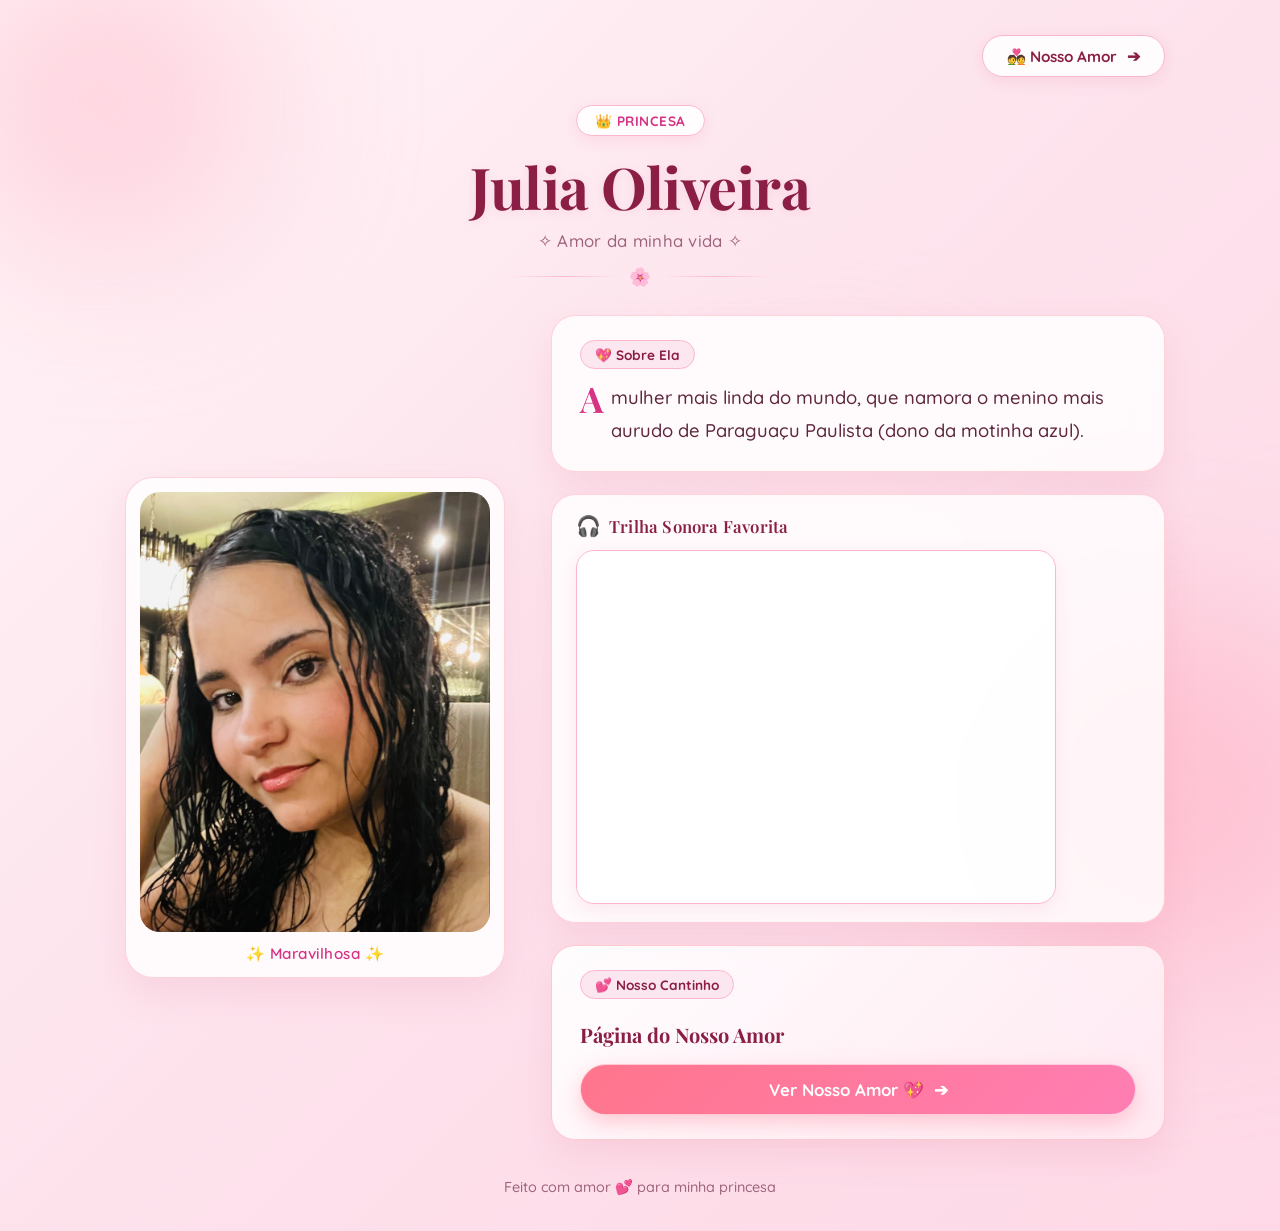
<file: index.html>
<!DOCTYPE html>
<html lang="pt-BR">
<head>
    <meta charset="UTF-8">
    <meta name="viewport" content="width=device-width, initial-scale=1.0">
    <title>Julia Oliveira 👑</title>
    <!-- Fontes do Google: Playfair Display e Quicksand -->
    <link rel="preconnect" href="https://fonts.googleapis.com">
    <link rel="preconnect" href="https://fonts.gstatic.com" crossorigin>
    <link href="https://fonts.googleapis.com/css2?family=Playfair+Display:ital,wght@0,500;0,700;1,400&family=Quicksand:wght@400;500;600;700&display=swap" rel="stylesheet">
    <link rel="stylesheet" href="style.css?v=5">
</head>
<body>
    <!-- Efeitos de luz de fundo -->
    <div class="decor-circle circle-1"></div>
    <div class="decor-circle circle-2"></div>
    <div class="decor-circle circle-3"></div>

    <div class="page-wrapper">
        <!-- Barra de navegação superior para a página do casal -->
        <nav class="top-nav justify-end">
            <a href="casal.html" class="nav-pill-btn">
                <span>💑 Nosso Amor</span>
                <span class="nav-pill-arrow">➔</span>
            </a>
        </nav>

        <!-- Título ao centro superior -->
        <header class="header">
            <div class="tiara-badge">👑 Princesa</div>
            <h1 class="main-title">Julia Oliveira</h1>
            <p class="subtitle">✧ Amor da minha vida ✧</p>
            <div class="divider">
                <span class="divider-line"></span>
                <span class="divider-icon">🌸</span>
                <span class="divider-line"></span>
            </div>
        </header>

        <!-- Conteúdo central: Imagem na esquerda, Descrição na direita -->
        <main class="content-container">
            <!-- Imagem na esquerda central -->
            <section class="left-section">
                <div class="image-card">
                    <div class="image-inner">
                        <img src="julia.jpeg" alt="Foto de Julia Oliveira" class="profile-image">
                    </div>
                    <div class="photo-caption">✨ Maravilhosa ✨</div>
                </div>
            </section>

            <!-- Descrição na direita central com iframe personalizado -->
            <section class="right-section">
                <div class="card description-card">
                    <div class="card-header">
                        <span class="tag-pill">💖 Sobre Ela</span>
                    </div>
                    <p class="description-text">
                        A mulher mais linda do mundo, que namora o menino mais aurudo de Paraguaçu Paulista (dono da motinha azul).
                    </p>
                </div>

                <!-- Iframe do Spotify personalizado e diminuído -->
                <div class="card music-card">
                    <div class="music-header">
                        <span class="music-icon">🎧</span>
                        <span class="music-title">Trilha Sonora Favorita</span>
                    </div>
                    <div class="iframe-wrapper">
                        <iframe data-testid="embed-iframe" src="https://open.spotify.com/embed/track/3UDpwoxz9SUvVE0e1mnsxx?utm_source=generator&theme=0&si=2066065e5f644500" width="100%" height="352" frameBorder="0" allowfullscreen="" allow="autoplay; clipboard-write; encrypted-media; fullscreen; picture-in-picture" loading="lazy"></iframe>
                    </div>
                </div>

                <!-- Card de convite destacado para a página do Casal -->
                <div class="card couple-invite-card">
                    <div class="invite-header">
                        <span class="tag-pill">💕 Nosso Cantinho</span>
                    </div>
                    <h3 class="invite-title">Página do Nosso Amor</h3>
                    <a href="casal.html" class="nav-main-btn">
                        <span>Ver Nosso Amor 💖</span>
                        <span class="btn-arrow">➔</span>
                    </a>
                </div>
            </section>
        </main>

        <footer class="footer">
            <p>Feito com amor 💕 para minha princesa</p>
        </footer>
    </div>
</body>
</html>
</file>
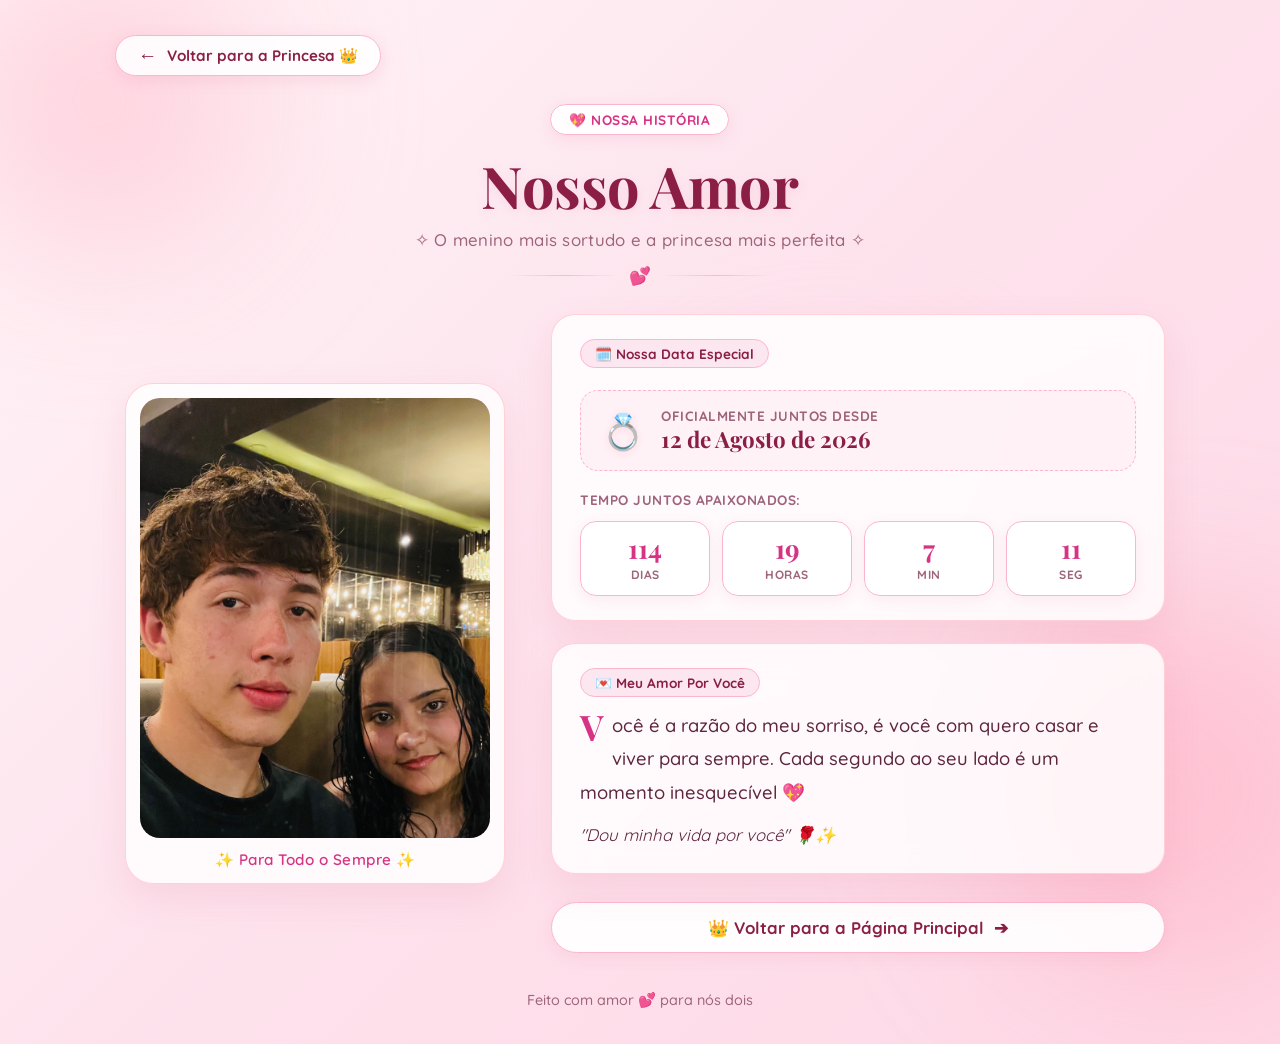
<file: casal.html>
<!DOCTYPE html>
<html lang="pt-BR">
<head>
    <meta charset="UTF-8">
    <meta name="viewport" content="width=device-width, initial-scale=1.0">
    <title>Nosso Amor 💕</title>
    <!-- Fontes do Google: Playfair Display e Quicksand -->
    <link rel="preconnect" href="https://fonts.googleapis.com">
    <link rel="preconnect" href="https://fonts.gstatic.com" crossorigin>
    <link href="https://fonts.googleapis.com/css2?family=Playfair+Display:ital,wght@0,500;0,700;1,400&family=Quicksand:wght@400;500;600;700&display=swap" rel="stylesheet">
    <link rel="stylesheet" href="style.css?v=5">
</head>
<body>
    <!-- Efeitos de luz de fundo -->
    <div class="decor-circle circle-1"></div>
    <div class="decor-circle circle-2"></div>
    <div class="decor-circle circle-3"></div>

    <div class="page-wrapper">
        <!-- Barra de navegação elegante no topo para voltar -->
        <nav class="top-nav">
            <a href="index.html" class="back-pill-btn">
                <span class="back-pill-arrow">←</span>
                <span>Voltar para a Princesa 👑</span>
            </a>
        </nav>

        <!-- Título ao centro superior limpo e majestoso -->
        <header class="header">
            <div class="tiara-badge">💖 Nossa História</div>
            <h1 class="main-title">Nosso Amor</h1>
            <p class="subtitle">✧ O menino mais sortudo e a princesa mais perfeita ✧</p>
            <div class="divider">
                <span class="divider-line"></span>
                <span class="divider-icon">💕</span>
                <span class="divider-line"></span>
            </div>
        </header>

        <!-- Conteúdo central: Imagem do casal na esquerda, Data e Declaração na direita -->
        <main class="content-container">
            <!-- Foto do casal na esquerda central -->
            <section class="left-section">
                <div class="image-card">
                    <div class="image-inner">
                        <!-- Usa casal.jpeg se existir, ou julia.jpeg como padrão -->
                        <img src="casal.jpeg" onerror="this.onerror=null; this.src='julia.jpeg';" alt="Foto do Casal" class="profile-image">
                    </div>
                    <div class="photo-caption">✨ Para Todo o Sempre ✨</div>
                </div>
            </section>

            <!-- Data, Contador e Mensagem na direita central -->
            <section class="right-section">
                <!-- Card de Data e Contador do Amor -->
                <div class="card date-card">
                    <div class="card-header">
                        <span class="tag-pill">🗓️ Nossa Data Especial</span>
                    </div>

                    <div class="date-highlight">
                        <span class="calendar-icon">💍</span>
                        <div class="date-details">
                            <span class="date-label">Oficialmente Juntos Desde</span>
                            <span class="date-value" id="displayDate">12 de Agosto de 2026</span>
                        </div>
                    </div>

                    <!-- Contador em Tempo Real -->
                    <div class="counter-card">
                        <span class="date-label">Tempo Juntos Apaixonados:</span>
                        <div class="counter-grid">
                            <div class="counter-box">
                                <span class="counter-number" id="countDays">0</span>
                                <span class="counter-label">Dias</span>
                            </div>
                            <div class="counter-box">
                                <span class="counter-number" id="countHours">0</span>
                                <span class="counter-label">Horas</span>
                            </div>
                            <div class="counter-box">
                                <span class="counter-number" id="countMinutes">0</span>
                                <span class="counter-label">Min</span>
                            </div>
                            <div class="counter-box">
                                <span class="counter-number" id="countSeconds">0</span>
                                <span class="counter-label">Seg</span>
                            </div>
                        </div>
                    </div>
                </div>

                <!-- Card de Mensagem do Casal -->
                <div class="card description-card">
                    <div class="card-header">
                        <span class="tag-pill">💌 Meu Amor Por Você</span>
                    </div>
                    <p class="description-text">
                        Você é a razão do meu sorriso, é você com quero casar e viver para sempre. Cada segundo ao seu lado é um momento inesquecível 💖
                    </p>
                    <p class="love-message">
                        "Dou minha vida por você" 🌹✨
                    </p>
                </div>

                <!-- Botão de retorno na base do conteúdo -->
                <a href="index.html" class="nav-main-btn btn-secondary">
                    <span>👑 Voltar para a Página Principal</span>
                    <span class="btn-arrow">➔</span>
                </a>
            </section>
        </main>

        <footer class="footer">
            <p>Feito com amor 💕 para nós dois</p>
        </footer>
    </div>

    <!-- Script do Contador em Tempo Real -->
    <script>
        // CONFIGURAÇÃO DA DATA DE INÍCIO (Ano, Mês base zero: 0=Jan, 9=Out, Dia, Hora, Minuto)
        // 12 de Setembro de 2026 às 00:00:00
        const dataInicio = new Date(2026, 7, 12, 0, 0, 0);

        function atualizarContador() {
            const agora = new Date();
            const diferencaMs = agora - dataInicio;

            if (diferencaMs < 0) {
                document.getElementById('countDays').textContent = '0';
                document.getElementById('countHours').textContent = '0';
                document.getElementById('countMinutes').textContent = '0';
                document.getElementById('countSeconds').textContent = '0';
                return;
            }

            const totalSegundos = Math.floor(diferencaMs / 1000);
            const dias = Math.floor(totalSegundos / (3600 * 24));
            const horas = Math.floor((totalSegundos % (3600 * 24)) / 3600);
            const minutos = Math.floor((totalSegundos % 3600) / 60);
            const segundos = totalSegundos % 60;

            document.getElementById('countDays').textContent = dias;
            document.getElementById('countHours').textContent = horas;
            document.getElementById('countMinutes').textContent = minutos;
            document.getElementById('countSeconds').textContent = segundos;
        }

        setInterval(atualizarContador, 1000);
        atualizarContador();
    </script>
</body>
</html>
</file>
<file: style.css>
/* ===================================================
   TEMA PRINCESA FOFA & MINIMALISTA (PALETA ROSA)
   =================================================== */

:root {
    --bg-primary: #fff0f5;
    --bg-gradient: linear-gradient(135deg, #fff5f8 0%, #fde2ec 50%, #fed8e6 100%);
    --card-bg: rgba(255, 255, 255, 0.82);
    --card-border: rgba(255, 182, 193, 0.6);
    --card-shadow: 0 15px 35px rgba(219, 112, 147, 0.15);
    --card-shadow-hover: 0 20px 40px rgba(219, 112, 147, 0.25);

    --primary-rose: #d63384;
    --deep-rose: #8b1e45;
    --soft-rose: #fbb6ce;
    --pastel-rose: #fce7f0;
    --text-main: #5e263d;
    --text-muted: #9e647b;

    --font-heading: 'Playfair Display', Georgia, serif;
    --font-body: 'Quicksand', -apple-system, BlinkMacSystemFont, sans-serif;
}

/* Reset Básico */
* {
    margin: 0;
    padding: 0;
    box-sizing: border-box;
}

body {
    min-height: 100vh;
    background: var(--bg-gradient);
    font-family: var(--font-body);
    color: var(--text-main);
    display: flex;
    justify-content: center;
    align-items: center;
    position: relative;
    overflow-x: hidden;
    padding: 35px 20px;
}

/* Scrollbar delicada e rosinha */
::-webkit-scrollbar {
    width: 8px;
}
::-webkit-scrollbar-track {
    background: #ffeef4;
}
::-webkit-scrollbar-thumb {
    background: #f8a5c2;
    border-radius: 10px;
}
::-webkit-scrollbar-thumb:hover {
    background: var(--primary-rose);
}

/* Círculos decorativos em degradê suave no fundo */
.decor-circle {
    position: fixed;
    border-radius: 50%;
    filter: blur(80px);
    z-index: 0;
    pointer-events: none;
    opacity: 0.6;
    animation: floatGlow 8s ease-in-out infinite alternate;
}

.circle-1 {
    width: 320px;
    height: 320px;
    background: #ffc2d1;
    top: -60px;
    left: -60px;
}

.circle-2 {
    width: 380px;
    height: 380px;
    background: #ffb3c6;
    bottom: -80px;
    right: -80px;
    animation-delay: -3s;
}

.circle-3 {
    width: 250px;
    height: 250px;
    background: #ffe5ec;
    top: 45%;
    left: 55%;
    animation-delay: -5s;
}

@keyframes floatGlow {
    0% { transform: translateY(0) scale(1); }
    100% { transform: translateY(-20px) scale(1.06); }
}

/* Container principal da página */
.page-wrapper {
    position: relative;
    z-index: 1;
    width: 100%;
    max-width: 1050px;
    display: flex;
    flex-direction: column;
    align-items: center;
    gap: 28px;
}

/* ===================================================
   BARRA DE NAVEGAÇÃO SUPERIOR (BOTÕES BONITOS DE VÍNCULO)
   =================================================== */
.top-nav {
    width: 100%;
    display: flex;
    justify-content: flex-start;
    align-items: center;
    animation: fadeInDown 0.7s ease-out;
}

.top-nav.justify-end {
    justify-content: flex-end;
}

/* Botão de voltar estilo pílula refinada */
.back-pill-btn {
    display: inline-flex;
    align-items: center;
    gap: 10px;
    padding: 10px 22px;
    background: rgba(255, 255, 255, 0.88);
    backdrop-filter: blur(12px);
    -webkit-backdrop-filter: blur(12px);
    border: 1.5px solid var(--soft-rose);
    border-radius: 50px;
    color: var(--deep-rose);
    text-decoration: none;
    font-weight: 700;
    font-size: 0.95rem;
    box-shadow: 0 4px 16px rgba(219, 112, 147, 0.16);
    transition: all 0.3s cubic-bezier(0.175, 0.885, 0.32, 1.275);
}

.back-pill-btn:hover {
    background: #ffffff;
    transform: translateX(-4px) translateY(-1px);
    box-shadow: 0 8px 22px rgba(219, 112, 147, 0.28);
    border-color: var(--primary-rose);
    color: var(--primary-rose);
}

.back-pill-arrow {
    font-size: 1.2rem;
    line-height: 1;
    transition: transform 0.3s ease;
}

.back-pill-btn:hover .back-pill-arrow {
    transform: translateX(-3px);
}

/* Botão superior para ir ao casal */
.nav-pill-btn {
    display: inline-flex;
    align-items: center;
    gap: 10px;
    padding: 10px 24px;
    background: rgba(255, 255, 255, 0.88);
    backdrop-filter: blur(12px);
    -webkit-backdrop-filter: blur(12px);
    border: 1.5px solid var(--soft-rose);
    border-radius: 50px;
    color: var(--deep-rose);
    text-decoration: none;
    font-weight: 700;
    font-size: 0.95rem;
    box-shadow: 0 4px 16px rgba(219, 112, 147, 0.16);
    transition: all 0.3s cubic-bezier(0.175, 0.885, 0.32, 1.275);
}

.nav-pill-btn:hover {
    background: #ffffff;
    transform: translateY(-2px);
    box-shadow: 0 8px 24px rgba(219, 112, 147, 0.28);
    border-color: var(--primary-rose);
    color: var(--primary-rose);
}

.nav-pill-arrow {
    font-size: 1rem;
    transition: transform 0.3s ease;
}

.nav-pill-btn:hover .nav-pill-arrow {
    transform: translateX(4px);
}

/* ===================================================
   TÍTULO AO CENTRO SUPERIOR
   =================================================== */
.header {
    text-align: center;
    display: flex;
    flex-direction: column;
    align-items: center;
    animation: fadeInDown 0.8s ease-out;
}

.tiara-badge {
    display: inline-flex;
    align-items: center;
    gap: 6px;
    background: rgba(255, 255, 255, 0.9);
    border: 1px solid var(--soft-rose);
    color: var(--primary-rose);
    font-size: 0.85rem;
    font-weight: 700;
    padding: 6px 18px;
    border-radius: 50px;
    box-shadow: 0 4px 14px rgba(248, 165, 194, 0.25);
    margin-bottom: 12px;
    letter-spacing: 0.5px;
    text-transform: uppercase;
}

.main-title {
    font-family: var(--font-heading);
    font-size: clamp(2.4rem, 5vw, 3.6rem);
    font-weight: 700;
    color: var(--deep-rose);
    letter-spacing: -0.5px;
    text-shadow: 0 2px 10px rgba(220, 110, 150, 0.15);
    margin-bottom: 6px;
}

.subtitle {
    font-size: 1.05rem;
    color: var(--text-muted);
    font-weight: 500;
    letter-spacing: 0.3px;
}

.divider {
    display: flex;
    align-items: center;
    justify-content: center;
    gap: 12px;
    margin-top: 14px;
    width: 100%;
    max-width: 260px;
}

.divider-line {
    flex: 1;
    height: 1px;
    background: linear-gradient(90deg, transparent, var(--soft-rose), transparent);
}

.divider-icon {
    font-size: 1.1rem;
    animation: pulseHeart 2s infinite ease-in-out;
}

@keyframes pulseHeart {
    0%, 100% { transform: scale(1); }
    50% { transform: scale(1.15); }
}

/* ===================================================
   LAYOUT CENTRAL: IMAGEM (ESQUERDA) & CONTEÚDO (DIREITA)
   =================================================== */
.content-container {
    width: 100%;
    display: grid;
    grid-template-columns: 400px 1fr;
    gap: 36px;
    align-items: center;
    animation: fadeInUp 0.9s ease-out;
}

/* --- Seção Esquerda: Imagem Centralizada à Esquerda --- */
.left-section {
    display: flex;
    justify-content: center;
    align-items: center;
}

.image-card {
    background: var(--card-bg);
    backdrop-filter: blur(14px);
    -webkit-backdrop-filter: blur(14px);
    padding: 14px;
    border-radius: 28px;
    border: 1.5px solid var(--card-border);
    box-shadow: var(--card-shadow);
    transition: transform 0.4s cubic-bezier(0.175, 0.885, 0.32, 1.275), box-shadow 0.4s ease;
    width: 100%;
    max-width: 380px;
    text-align: center;
}

.image-card:hover {
    transform: translateY(-6px) scale(1.01);
    box-shadow: var(--card-shadow-hover);
}

.image-inner {
    width: 100%;
    height: 440px;
    border-radius: 20px;
    overflow: hidden;
    position: relative;
    box-shadow: inset 0 0 15px rgba(0, 0, 0, 0.05);
}

.profile-image {
    width: 100%;
    height: 100%;
    object-fit: cover;
    object-position: center top;
    display: block;
    transition: transform 0.6s ease;
}

.image-card:hover .profile-image {
    transform: scale(1.04);
}

.photo-caption {
    margin-top: 12px;
    font-size: 0.95rem;
    font-weight: 600;
    color: var(--primary-rose);
    letter-spacing: 0.5px;
}

/* --- Seção Direita: Descrição & Cards --- */
.right-section {
    display: flex;
    flex-direction: column;
    gap: 22px;
}

/* Cards estilizados com glassmorphism suave */
.card {
    background: var(--card-bg);
    backdrop-filter: blur(14px);
    -webkit-backdrop-filter: blur(14px);
    border-radius: 24px;
    border: 1.5px solid var(--card-border);
    padding: 24px 28px;
    box-shadow: var(--card-shadow);
    transition: transform 0.3s ease, box-shadow 0.3s ease;
}

.card:hover {
    transform: translateY(-3px);
    box-shadow: var(--card-shadow-hover);
}

/* Card de Descrição */
.description-card {
    position: relative;
}

.tag-pill {
    display: inline-block;
    background: var(--pastel-rose);
    color: var(--deep-rose);
    font-size: 0.85rem;
    font-weight: 700;
    padding: 5px 14px;
    border-radius: 20px;
    margin-bottom: 12px;
    border: 1px solid var(--soft-rose);
}

.description-text {
    font-size: 1.15rem;
    line-height: 1.8;
    color: var(--text-main);
    font-weight: 500;
    position: relative;
}

.description-text::first-letter {
    font-family: var(--font-heading);
    font-size: 2.2rem;
    color: var(--primary-rose);
    float: left;
    margin-right: 8px;
    line-height: 1;
    font-weight: 700;
}

/* ===================================================
   IFRAME PERSONALIZADO E COMPACTO
   =================================================== */
.music-card {
    padding: 18px 24px;
}

.music-header {
    display: flex;
    align-items: center;
    gap: 8px;
    margin-bottom: 12px;
}

.music-icon {
    font-size: 1.25rem;
}

.music-title {
    font-family: var(--font-heading);
    font-size: 1.05rem;
    font-weight: 600;
    color: var(--deep-rose);
    letter-spacing: 0.2px;
}

.iframe-wrapper {
    position: relative;
    width: 100%;
    max-width: 480px;
    border-radius: 18px;
    overflow: hidden;
    background: rgba(255, 255, 255, 0.9);
    border: 1.5px solid var(--soft-rose);
    box-shadow: 0 6px 18px rgba(220, 110, 150, 0.12);
    transition: transform 0.3s ease, box-shadow 0.3s ease;
}

.iframe-wrapper:hover {
    transform: translateY(-2px);
    box-shadow: 0 10px 24px rgba(220, 110, 150, 0.2);
}

.iframe-wrapper iframe {
    display: block;
    width: 100%;
    border-radius: 16px;
    border: none;
}

/* ===================================================
   CARD DE CONVITE PARA A PÁGINA DO CASAL (EM INDEX.HTML)
   =================================================== */
.couple-invite-card {
    display: flex;
    flex-direction: column;
    gap: 10px;
    background: linear-gradient(135deg, rgba(255, 255, 255, 0.92) 0%, rgba(255, 235, 243, 0.9) 100%);
    border: 1.5px solid rgba(255, 182, 193, 0.7);
}

.invite-title {
    font-family: var(--font-heading);
    font-size: 1.25rem;
    font-weight: 700;
    color: var(--deep-rose);
}

.invite-desc {
    font-size: 0.95rem;
    color: var(--text-muted);
    line-height: 1.5;
}

/* Botão principal de navegação com gradiente */
.nav-main-btn {
    display: inline-flex;
    align-items: center;
    justify-content: center;
    gap: 10px;
    padding: 14px 26px;
    background: linear-gradient(135deg, #ff758c 0%, #ff7eb3 100%);
    color: #ffffff !important;
    text-decoration: none;
    font-weight: 700;
    font-size: 1.05rem;
    border-radius: 50px;
    box-shadow: 0 8px 22px rgba(255, 117, 140, 0.35);
    transition: all 0.3s cubic-bezier(0.175, 0.885, 0.32, 1.275);
    border: 1.5px solid rgba(255, 255, 255, 0.6);
    margin-top: 6px;
    width: 100%;
    text-align: center;
    cursor: pointer;
}

.nav-main-btn:hover {
    transform: translateY(-2px) scale(1.01);
    box-shadow: 0 12px 26px rgba(255, 117, 140, 0.48);
}

.nav-main-btn .btn-arrow {
    transition: transform 0.3s ease;
    display: inline-block;
}

.nav-main-btn:hover .btn-arrow {
    transform: translateX(4px);
}

.nav-main-btn.btn-secondary {
    background: rgba(255, 255, 255, 0.92);
    color: var(--deep-rose) !important;
    border: 1.5px solid var(--soft-rose);
    box-shadow: 0 4px 16px rgba(219, 112, 147, 0.12);
}

.nav-main-btn.btn-secondary:hover {
    background: #ffffff;
    color: var(--primary-rose) !important;
    border-color: var(--primary-rose);
    box-shadow: 0 8px 22px rgba(219, 112, 147, 0.22);
}

/* ===================================================
   DATA & CONTADOR DO CASAL (EM CASAL.HTML)
   =================================================== */
.date-highlight {
    display: flex;
    align-items: center;
    gap: 16px;
    background: rgba(255, 240, 245, 0.85);
    border: 1.5px dashed var(--soft-rose);
    border-radius: 18px;
    padding: 16px 20px;
    margin-top: 10px;
    margin-bottom: 18px;
}

.calendar-icon {
    font-size: 2.2rem;
    filter: drop-shadow(0 2px 4px rgba(219, 112, 147, 0.2));
}

.date-details {
    display: flex;
    flex-direction: column;
}

.date-label {
    font-size: 0.85rem;
    color: var(--text-muted);
    font-weight: 700;
    text-transform: uppercase;
    letter-spacing: 0.5px;
}

.date-value {
    font-family: var(--font-heading);
    font-size: 1.4rem;
    color: var(--deep-rose);
    font-weight: 700;
}

.counter-card {
    margin-top: 6px;
}

.counter-grid {
    display: grid;
    grid-template-columns: repeat(4, 1fr);
    gap: 12px;
    margin-top: 12px;
}

.counter-box {
    background: rgba(255, 255, 255, 0.95);
    border: 1.5px solid var(--soft-rose);
    border-radius: 16px;
    padding: 12px 6px;
    text-align: center;
    box-shadow: 0 4px 14px rgba(219, 112, 147, 0.1);
    transition: transform 0.3s ease;
}

.counter-box:hover {
    transform: translateY(-2px);
}

.counter-number {
    display: block;
    font-family: var(--font-heading);
    font-size: 1.65rem;
    font-weight: 700;
    color: var(--primary-rose);
    line-height: 1.1;
}

.counter-label {
    font-size: 0.75rem;
    font-weight: 700;
    color: var(--text-muted);
    text-transform: uppercase;
    letter-spacing: 0.5px;
    margin-top: 4px;
}

.love-message {
    font-style: italic;
    font-size: 1.05rem;
    line-height: 1.7;
    color: var(--text-main);
    margin-top: 12px;
}

/* ===================================================
   RODAPÉ DELICADO
   =================================================== */
.footer {
    text-align: center;
    font-size: 0.9rem;
    color: var(--text-muted);
    font-weight: 500;
    margin-top: 10px;
}

/* ===================================================
   ANIMAÇÕES DE ENTRADA SUAVE
   =================================================== */
@keyframes fadeInDown {
    from {
        opacity: 0;
        transform: translateY(-20px);
    }
    to {
        opacity: 1;
        transform: translateY(0);
    }
}

@keyframes fadeInUp {
    from {
        opacity: 0;
        transform: translateY(20px);
    }
    to {
        opacity: 1;
        transform: translateY(0);
    }
}

/* ===================================================
   RESPONSIVIDADE (MOBILE & TABLETS)
   =================================================== */
@media (max-width: 860px) {
    body {
        padding: 24px 16px;
    }

    .content-container {
        grid-template-columns: 1fr;
        gap: 28px;
    }

    .image-card {
        max-width: 320px;
        margin: 0 auto;
    }

    .image-inner {
        height: 380px;
    }

    .right-section {
        max-width: 500px;
        margin: 0 auto;
        width: 100%;
    }

    .description-text {
        font-size: 1.05rem;
    }

    .iframe-wrapper {
        max-width: 100%;
    }

    .top-nav {
        justify-content: center !important;
    }
}

@media (max-width: 480px) {
    .main-title {
        font-size: 2.2rem;
    }

    .card {
        padding: 20px;
    }

    .image-inner {
        height: 340px;
    }

    .counter-grid {
        gap: 6px;
    }

    .counter-number {
        font-size: 1.35rem;
    }
}
</file>
